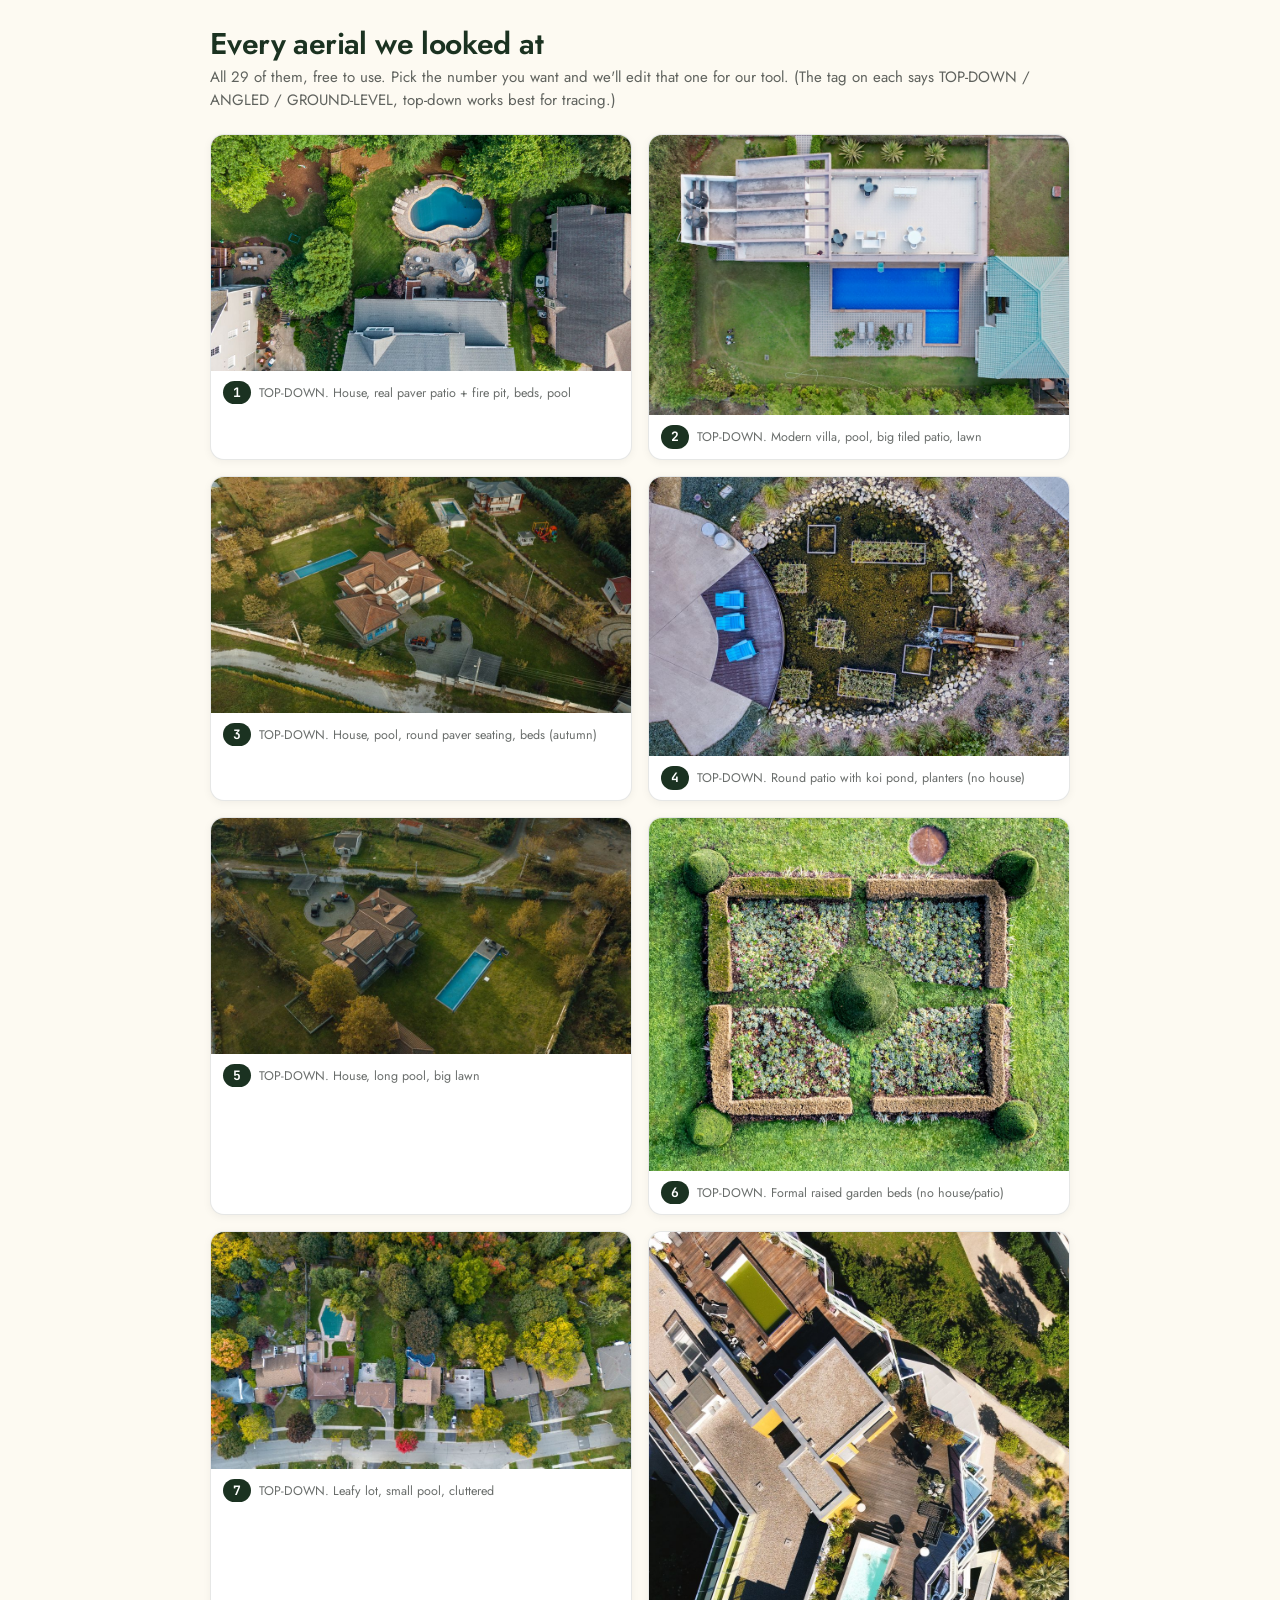
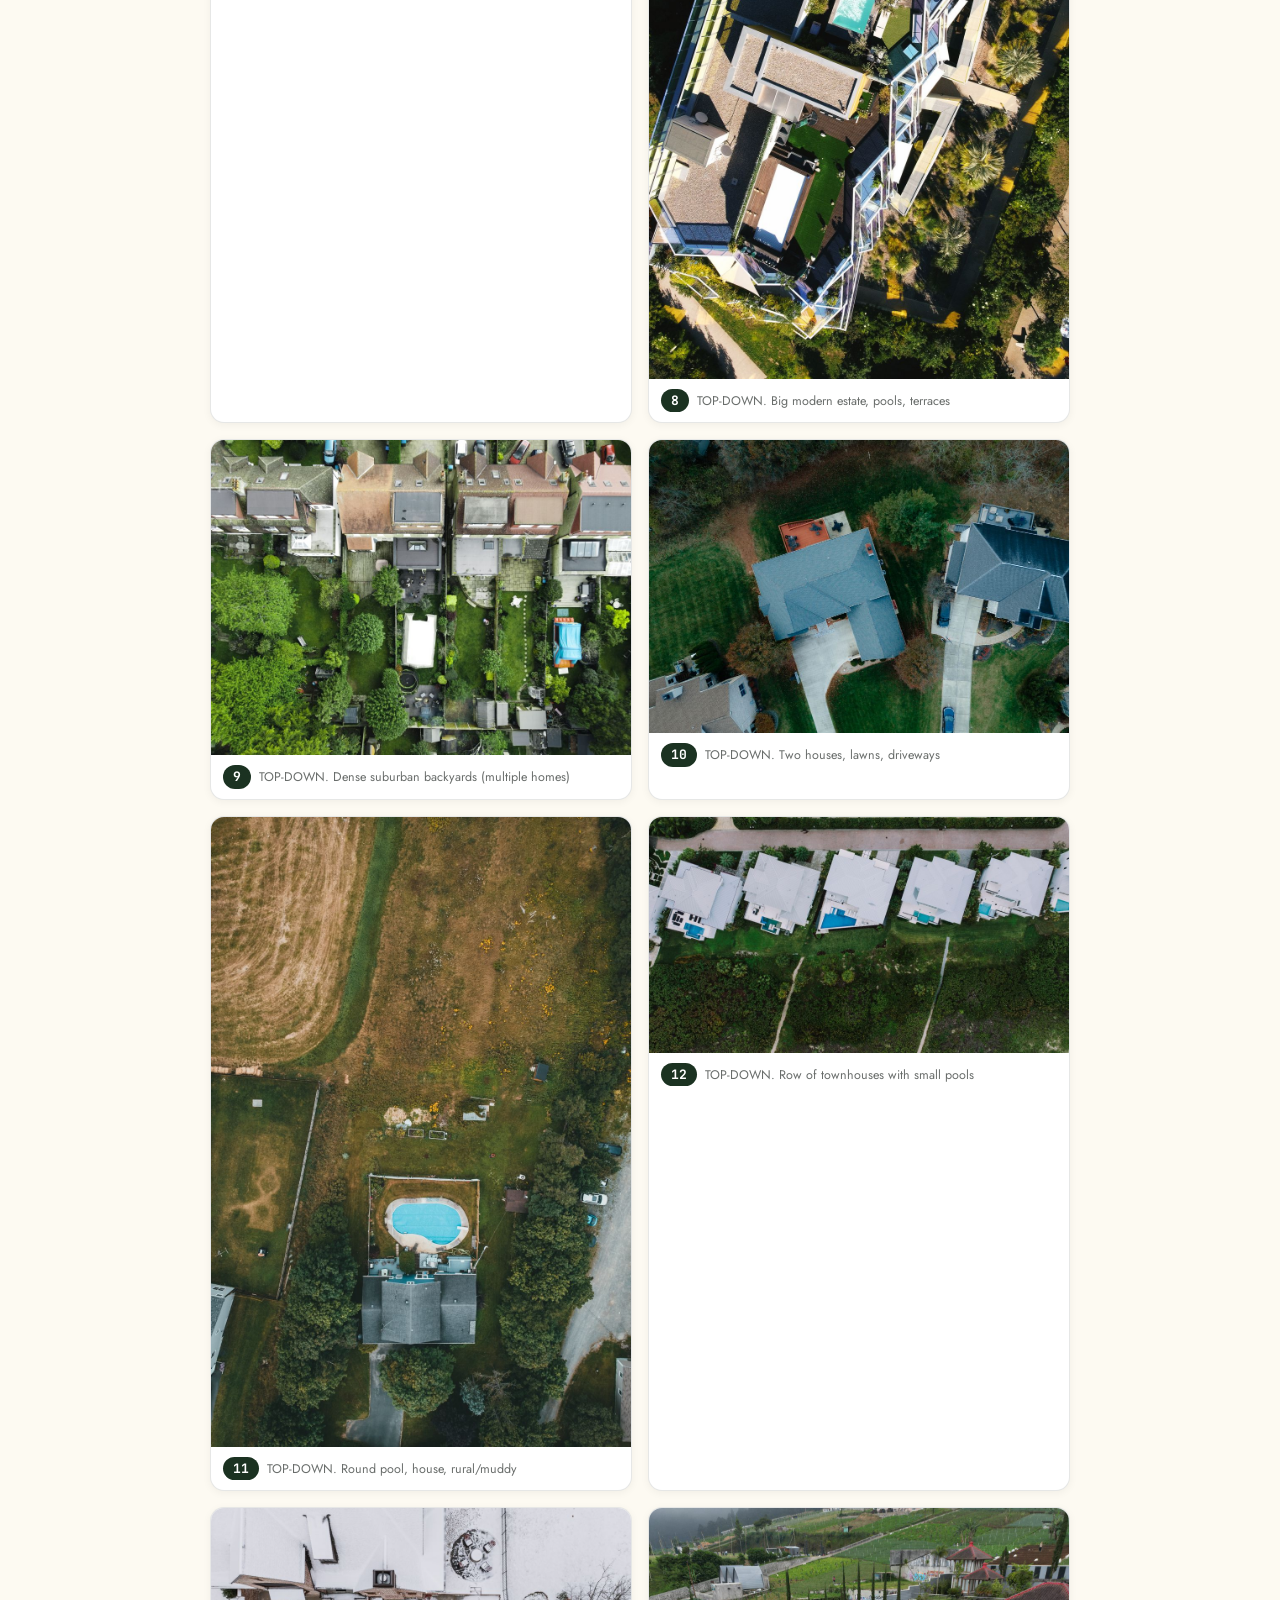
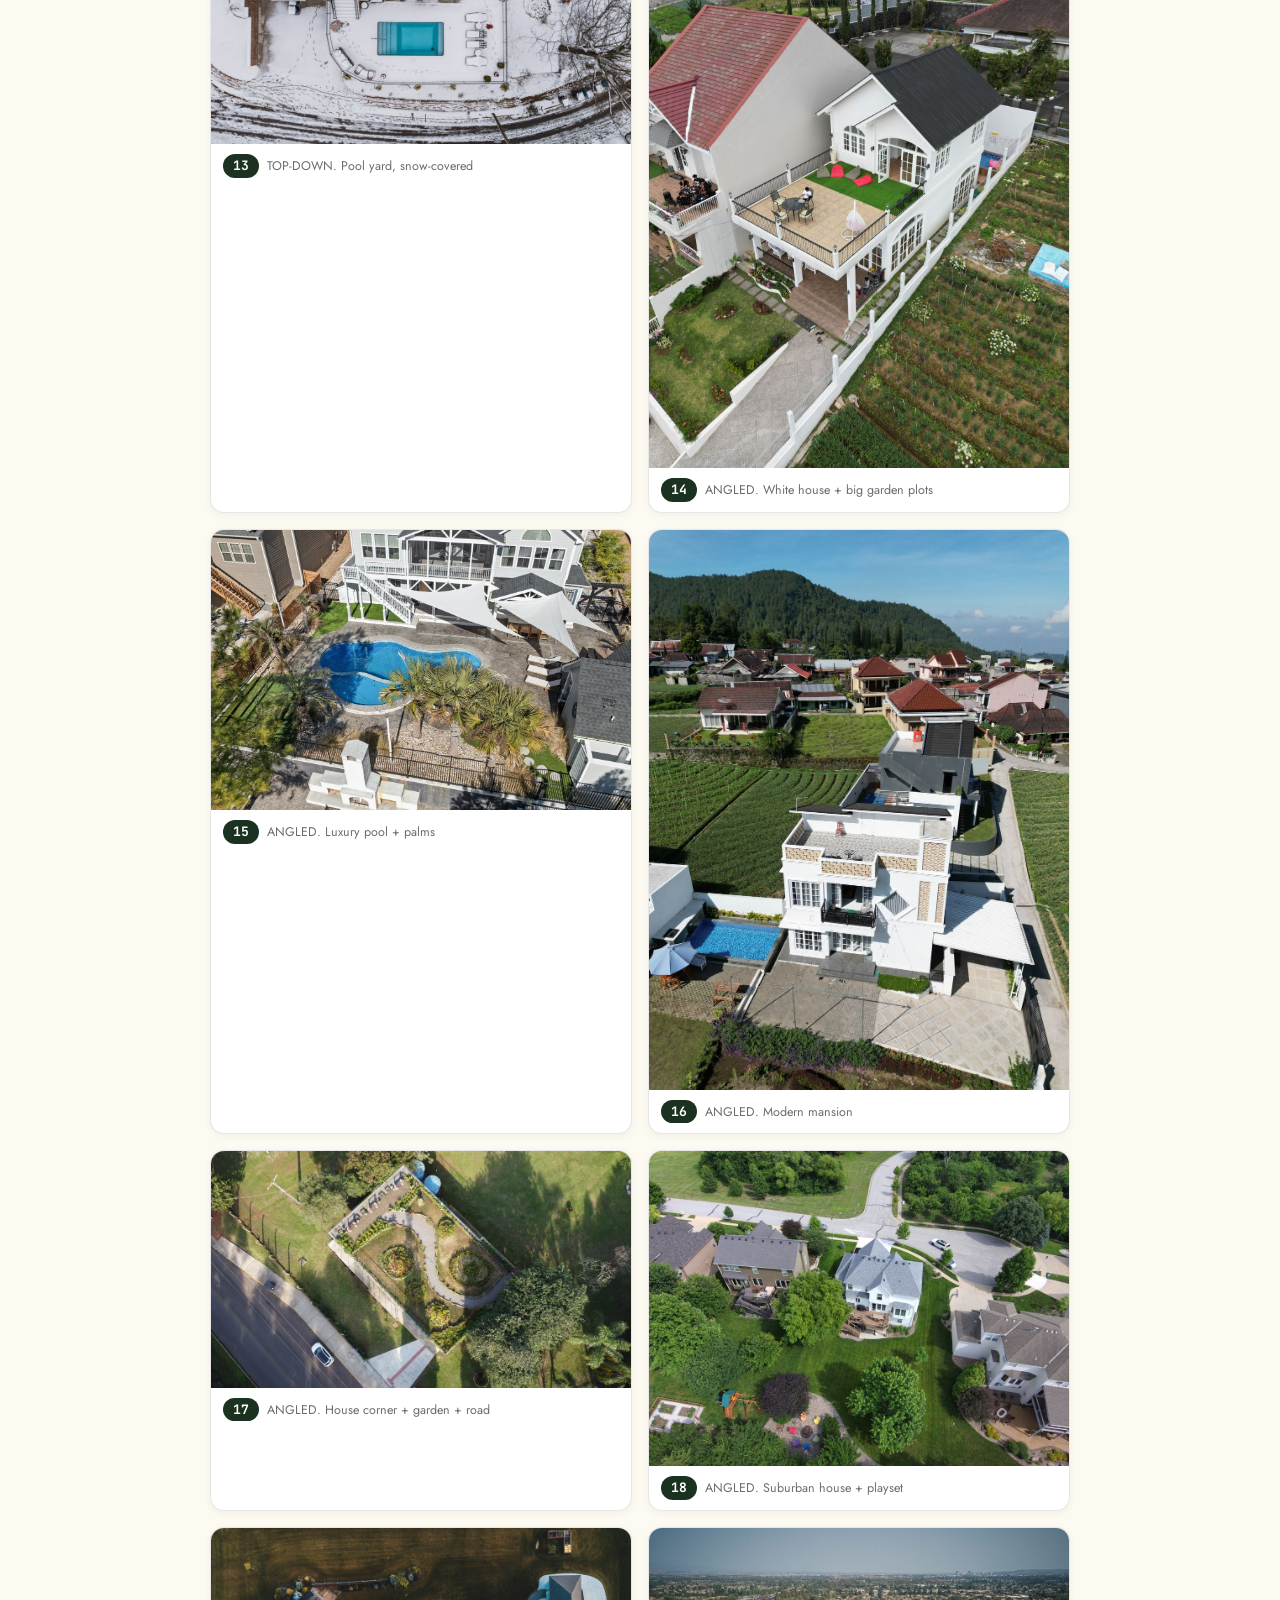
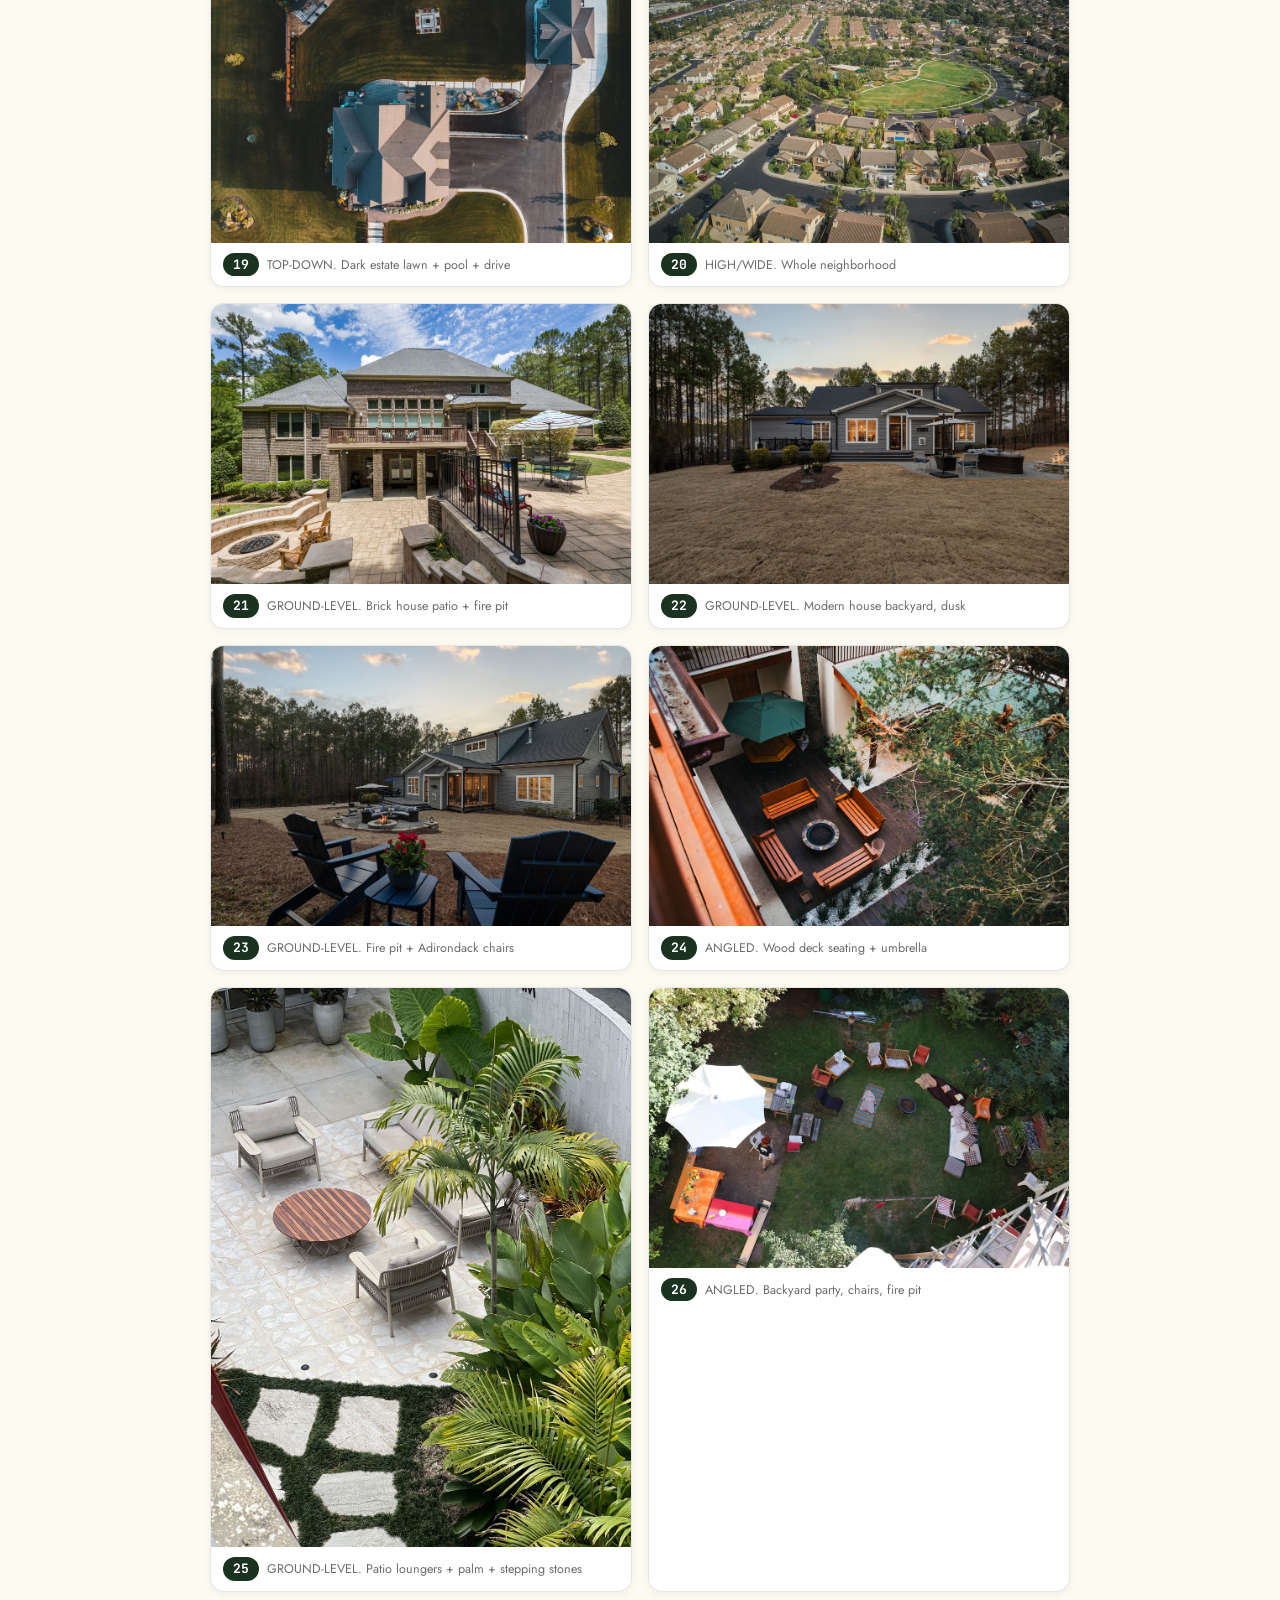
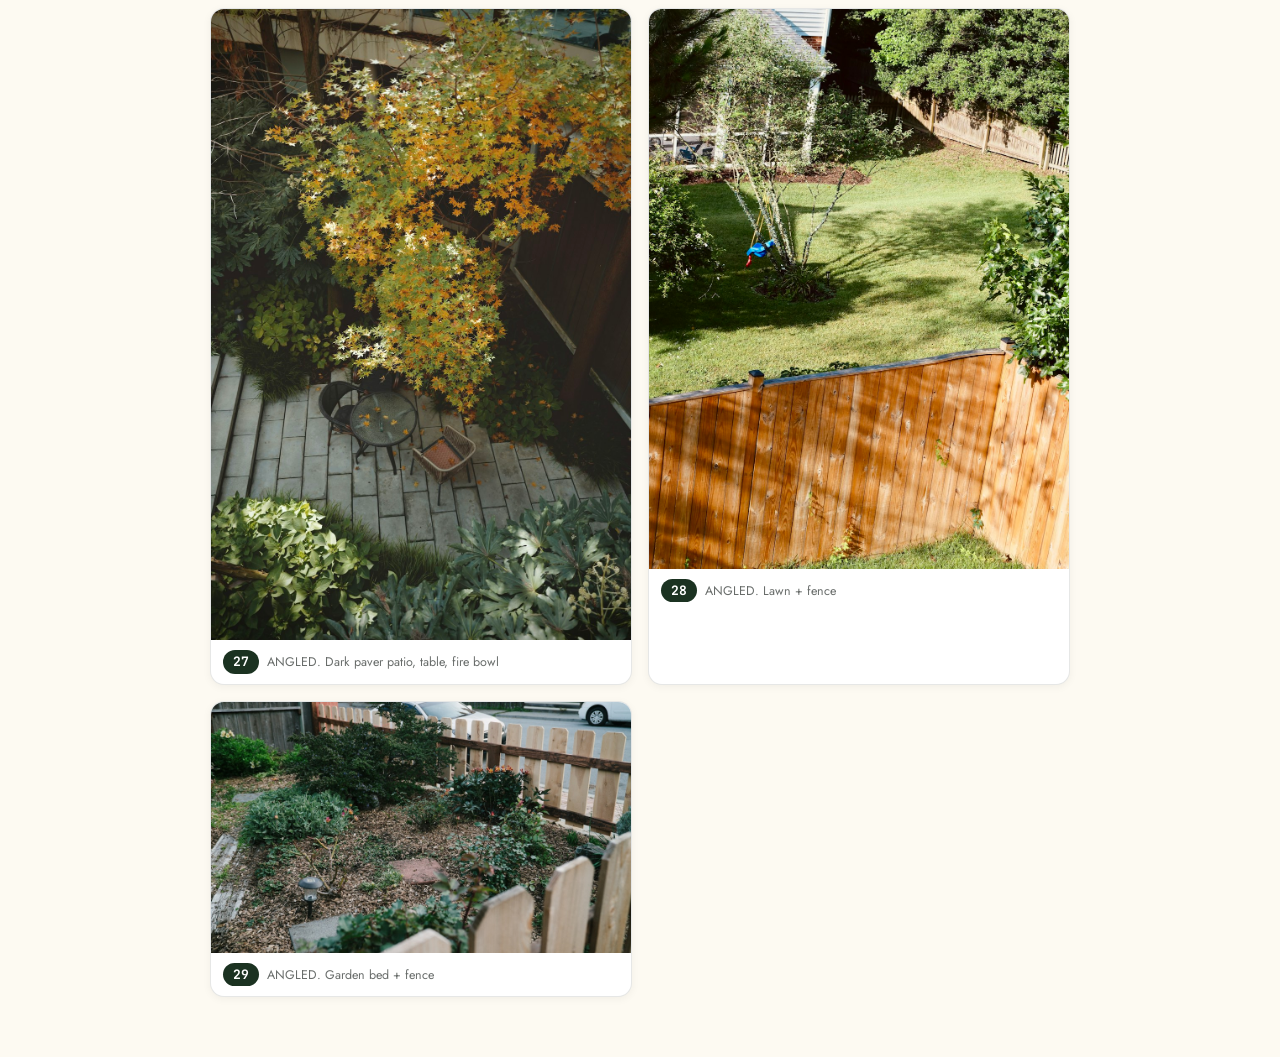
<file: website/aerial-all.html>
<!doctype html>
<html lang="en"><head><meta charset="utf-8"/>
<meta name="viewport" content="width=device-width,initial-scale=1"/>
<title>Every aerial we looked at</title>
<link rel="stylesheet" href="../styles.css"/>
<style>
 body{background:var(--sw-cream-warm,#f4efe4);color:#0d1410;font-family:var(--font-sans,system-ui,sans-serif);margin:0;padding:28px 14px 60px}
 .wrap{max-width:860px;margin:0 auto}
 h1{font-family:var(--font-display,Georgia,serif);font-weight:600;font-size:clamp(22px,5vw,30px);letter-spacing:-.02em;margin:0 0 6px;color:var(--sw-forest,#1b3221)}
 p.lead{color:rgba(13,20,16,.66);font-size:15px;line-height:1.55;margin:0 0 22px}
 .grid{display:grid;grid-template-columns:repeat(2,1fr);gap:16px}
 @media(max-width:640px){.grid{grid-template-columns:1fr}}
 .opt{background:#fff;border:1px solid rgba(13,20,16,.1);border-radius:14px;overflow:hidden;box-shadow:0 2px 8px rgba(0,0,0,.05)}
 .opt img{display:block;width:100%;height:auto}
 .bar{display:flex;align-items:baseline;gap:8px;padding:10px 12px}
 .num{font-family:var(--font-mono,ui-monospace,monospace);font-weight:700;font-size:13px;color:#fff;background:var(--sw-forest,#1b3221);border-radius:999px;padding:2px 10px;flex:0 0 auto}
 .note{color:rgba(13,20,16,.62);font-size:12.5px;line-height:1.35}
</style></head><body><div class="wrap">
 <h1>Every aerial we looked at</h1>
 <p class="lead">All 29 of them, free to use. Pick the number you want and we'll edit that one for our tool. (The tag on each says TOP-DOWN / ANGLED / GROUND-LEVEL, top-down works best for tracing.)</p>
 <div class="grid">
  <div class="opt"><img loading="lazy" src="../assets/aerials/all/01_12700523.jpg" alt="1"/><div class="bar"><span class="num">1</span><span class="note">TOP-DOWN. House, real paver patio + fire pit, beds, pool</span></div></div>
  <div class="opt"><img loading="lazy" src="../assets/aerials/all/02_u1711110065954.jpg" alt="2"/><div class="bar"><span class="num">2</span><span class="note">TOP-DOWN. Modern villa, pool, big tiled patio, lawn</span></div></div>
  <div class="opt"><img loading="lazy" src="../assets/aerials/all/03_19119707.jpg" alt="3"/><div class="bar"><span class="num">3</span><span class="note">TOP-DOWN. House, pool, round paver seating, beds (autumn)</span></div></div>
  <div class="opt"><img loading="lazy" src="../assets/aerials/all/04_10849311.jpg" alt="4"/><div class="bar"><span class="num">4</span><span class="note">TOP-DOWN. Round patio with koi pond, planters (no house)</span></div></div>
  <div class="opt"><img loading="lazy" src="../assets/aerials/all/05_19119701.jpg" alt="5"/><div class="bar"><span class="num">5</span><span class="note">TOP-DOWN. House, long pool, big lawn</span></div></div>
  <div class="opt"><img loading="lazy" src="../assets/aerials/all/06_u1729938825151.jpg" alt="6"/><div class="bar"><span class="num">6</span><span class="note">TOP-DOWN. Formal raised garden beds (no house/patio)</span></div></div>
  <div class="opt"><img loading="lazy" src="../assets/aerials/all/07_29300161.jpg" alt="7"/><div class="bar"><span class="num">7</span><span class="note">TOP-DOWN. Leafy lot, small pool, cluttered</span></div></div>
  <div class="opt"><img loading="lazy" src="../assets/aerials/all/08_24206191.jpg" alt="8"/><div class="bar"><span class="num">8</span><span class="note">TOP-DOWN. Big modern estate, pools, terraces</span></div></div>
  <div class="opt"><img loading="lazy" src="../assets/aerials/all/09_8076031.jpg" alt="9"/><div class="bar"><span class="num">9</span><span class="note">TOP-DOWN. Dense suburban backyards (multiple homes)</span></div></div>
  <div class="opt"><img loading="lazy" src="../assets/aerials/all/10_19640443.jpg" alt="10"/><div class="bar"><span class="num">10</span><span class="note">TOP-DOWN. Two houses, lawns, driveways</span></div></div>
  <div class="opt"><img loading="lazy" src="../assets/aerials/all/11_9146389.jpg" alt="11"/><div class="bar"><span class="num">11</span><span class="note">TOP-DOWN. Round pool, house, rural/muddy</span></div></div>
  <div class="opt"><img loading="lazy" src="../assets/aerials/all/12_30018116.jpg" alt="12"/><div class="bar"><span class="num">12</span><span class="note">TOP-DOWN. Row of townhouses with small pools</span></div></div>
  <div class="opt"><img loading="lazy" src="../assets/aerials/all/13_30460822.jpg" alt="13"/><div class="bar"><span class="num">13</span><span class="note">TOP-DOWN. Pool yard, snow-covered</span></div></div>
  <div class="opt"><img loading="lazy" src="../assets/aerials/all/14_34438781.jpg" alt="14"/><div class="bar"><span class="num">14</span><span class="note">ANGLED. White house + big garden plots</span></div></div>
  <div class="opt"><img loading="lazy" src="../assets/aerials/all/15_36777962.jpg" alt="15"/><div class="bar"><span class="num">15</span><span class="note">ANGLED. Luxury pool + palms</span></div></div>
  <div class="opt"><img loading="lazy" src="../assets/aerials/all/16_33976205.jpg" alt="16"/><div class="bar"><span class="num">16</span><span class="note">ANGLED. Modern mansion</span></div></div>
  <div class="opt"><img loading="lazy" src="../assets/aerials/all/17_15176248.jpg" alt="17"/><div class="bar"><span class="num">17</span><span class="note">ANGLED. House corner + garden + road</span></div></div>
  <div class="opt"><img loading="lazy" src="../assets/aerials/all/18_38211760.jpg" alt="18"/><div class="bar"><span class="num">18</span><span class="note">ANGLED. Suburban house + playset</span></div></div>
  <div class="opt"><img loading="lazy" src="../assets/aerials/all/19_9203785.jpg" alt="19"/><div class="bar"><span class="num">19</span><span class="note">TOP-DOWN. Dark estate lawn + pool + drive</span></div></div>
  <div class="opt"><img loading="lazy" src="../assets/aerials/all/20_9716228.jpg" alt="20"/><div class="bar"><span class="num">20</span><span class="note">HIGH/WIDE. Whole neighborhood</span></div></div>
  <div class="opt"><img loading="lazy" src="../assets/aerials/all/21_8583822.jpg" alt="21"/><div class="bar"><span class="num">21</span><span class="note">GROUND-LEVEL. Brick house patio + fire pit</span></div></div>
  <div class="opt"><img loading="lazy" src="../assets/aerials/all/22_36777968.jpg" alt="22"/><div class="bar"><span class="num">22</span><span class="note">GROUND-LEVEL. Modern house backyard, dusk</span></div></div>
  <div class="opt"><img loading="lazy" src="../assets/aerials/all/23_36777969.jpg" alt="23"/><div class="bar"><span class="num">23</span><span class="note">GROUND-LEVEL. Fire pit + Adirondack chairs</span></div></div>
  <div class="opt"><img loading="lazy" src="../assets/aerials/all/24_13872651.jpg" alt="24"/><div class="bar"><span class="num">24</span><span class="note">ANGLED. Wood deck seating + umbrella</span></div></div>
  <div class="opt"><img loading="lazy" src="../assets/aerials/all/25_37897813.jpg" alt="25"/><div class="bar"><span class="num">25</span><span class="note">GROUND-LEVEL. Patio loungers + palm + stepping stones</span></div></div>
  <div class="opt"><img loading="lazy" src="../assets/aerials/all/26_u1781809419695.jpg" alt="26"/><div class="bar"><span class="num">26</span><span class="note">ANGLED. Backyard party, chairs, fire pit</span></div></div>
  <div class="opt"><img loading="lazy" src="../assets/aerials/all/27_u1763220351706.jpg" alt="27"/><div class="bar"><span class="num">27</span><span class="note">ANGLED. Dark paver patio, table, fire bowl</span></div></div>
  <div class="opt"><img loading="lazy" src="../assets/aerials/all/28_u1784593149239.jpg" alt="28"/><div class="bar"><span class="num">28</span><span class="note">ANGLED. Lawn + fence</span></div></div>
  <div class="opt"><img loading="lazy" src="../assets/aerials/all/29_u1766189790526.jpg" alt="29"/><div class="bar"><span class="num">29</span><span class="note">ANGLED. Garden bed + fence</span></div></div>
 </div>
</div></body></html>
</file>
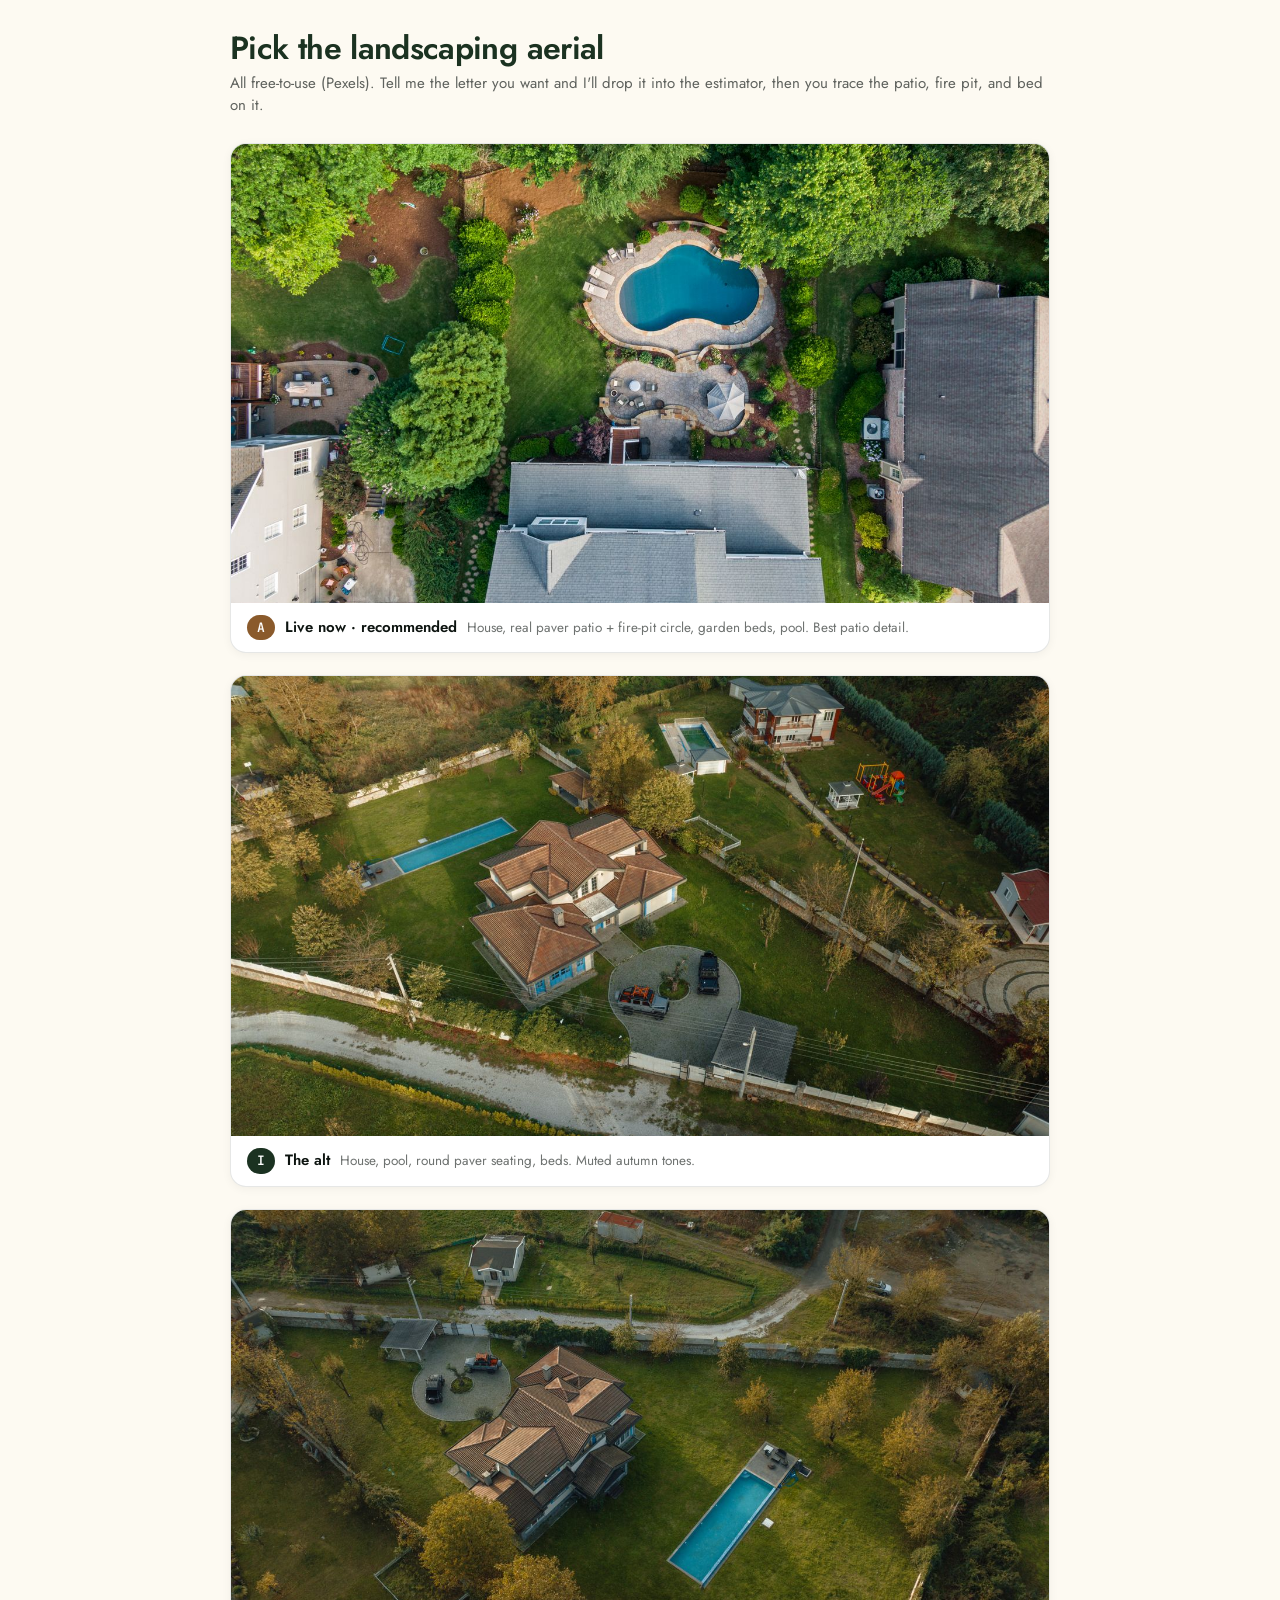
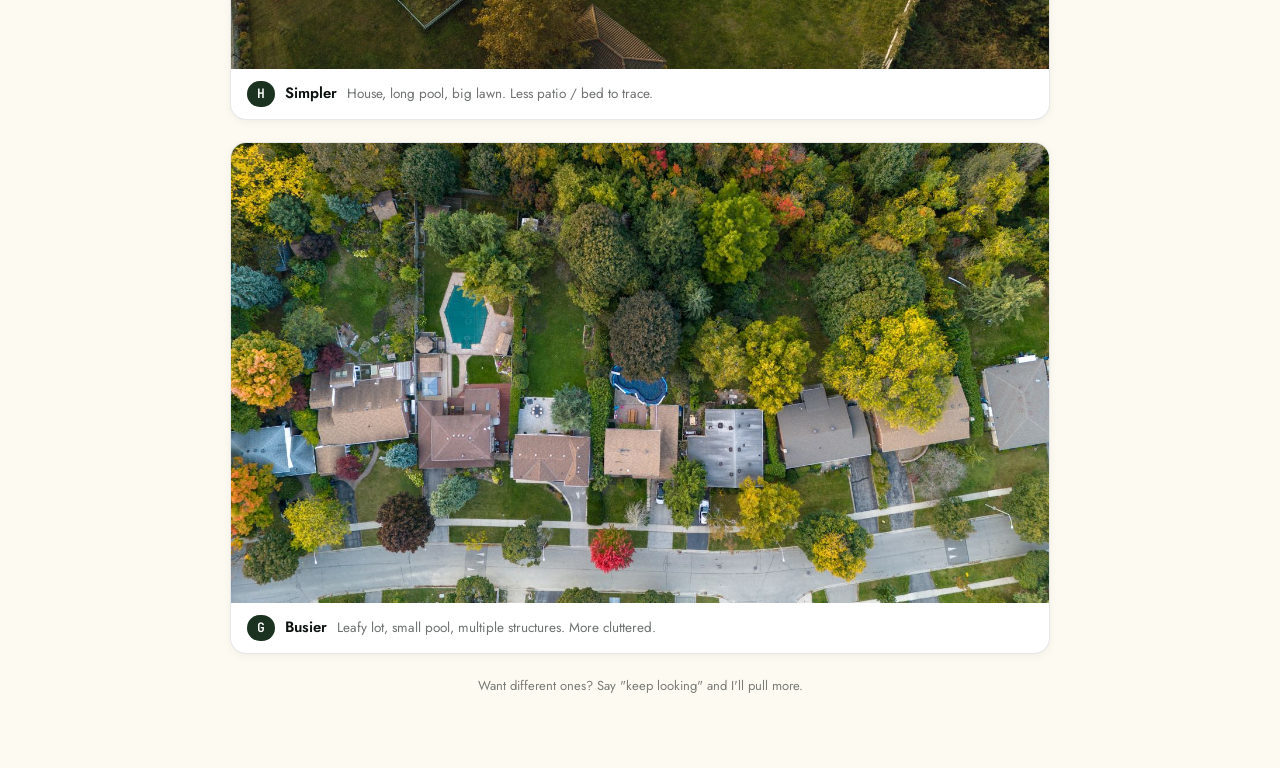
<file: website/aerial-options.html>
<!doctype html>
<html lang="en">
<head>
<meta charset="utf-8"/>
<meta name="viewport" content="width=device-width,initial-scale=1"/>
<title>Pick the landscaping aerial</title>
<link rel="stylesheet" href="../styles.css"/>
<style>
  body{ background:var(--sw-cream-warm,#f4efe4); color:#0d1410; font-family:var(--font-sans,system-ui,sans-serif); margin:0; padding:32px 18px 60px; }
  .wrap{ max-width:820px; margin:0 auto; }
  h1{ font-family:var(--font-display,Georgia,serif); font-weight:600; font-size:clamp(24px,5vw,32px); letter-spacing:-0.02em; margin:0 0 6px; color:var(--sw-forest,#1b3221); }
  p.lead{ color:rgba(13,20,16,.66); font-size:15px; line-height:1.5; margin:0 0 26px; }
  .opt{ background:#fff; border:1px solid rgba(13,20,16,.1); border-radius:16px; overflow:hidden; margin-bottom:22px; box-shadow:0 2px 10px rgba(0,0,0,.05); }
  .opt img{ display:block; width:100%; height:auto; }
  .bar{ display:flex; align-items:baseline; gap:10px; padding:12px 16px; }
  .tag{ font-family:var(--font-mono,ui-monospace,monospace); font-weight:600; font-size:13px; color:#fff; background:var(--sw-forest,#1b3221); border-radius:999px; padding:3px 10px; }
  .tag.pick{ background:#8a5a2b; }
  .name{ font-weight:600; font-size:15px; }
  .note{ color:rgba(13,20,16,.6); font-size:13.5px; }
  .foot{ color:rgba(13,20,16,.55); font-size:13px; text-align:center; margin-top:10px; }
</style>
</head>
<body>
<div class="wrap">
  <h1>Pick the landscaping aerial</h1>
  <p class="lead">All free-to-use (Pexels). Tell me the letter you want and I'll drop it into the estimator, then you trace the patio, fire pit, and bed on it.</p>

  <div class="opt">
    <img src="../assets/aerials/options/12700523.jpg" alt="Option A"/>
    <div class="bar"><span class="tag pick">A</span><span class="name">Live now &middot; recommended</span><span class="note">House, real paver patio + fire-pit circle, garden beds, pool. Best patio detail.</span></div>
  </div>

  <div class="opt">
    <img src="../assets/aerials/options/19119707.jpg" alt="Option I"/>
    <div class="bar"><span class="tag">I</span><span class="name">The alt</span><span class="note">House, pool, round paver seating, beds. Muted autumn tones.</span></div>
  </div>

  <div class="opt">
    <img src="../assets/aerials/options/19119701.jpg" alt="Option H"/>
    <div class="bar"><span class="tag">H</span><span class="name">Simpler</span><span class="note">House, long pool, big lawn. Less patio / bed to trace.</span></div>
  </div>

  <div class="opt">
    <img src="../assets/aerials/options/29300161.jpg" alt="Option G"/>
    <div class="bar"><span class="tag">G</span><span class="name">Busier</span><span class="note">Leafy lot, small pool, multiple structures. More cluttered.</span></div>
  </div>

  <p class="foot">Want different ones? Say "keep looking" and I'll pull more.</p>
</div>
</body>
</html>
</file>
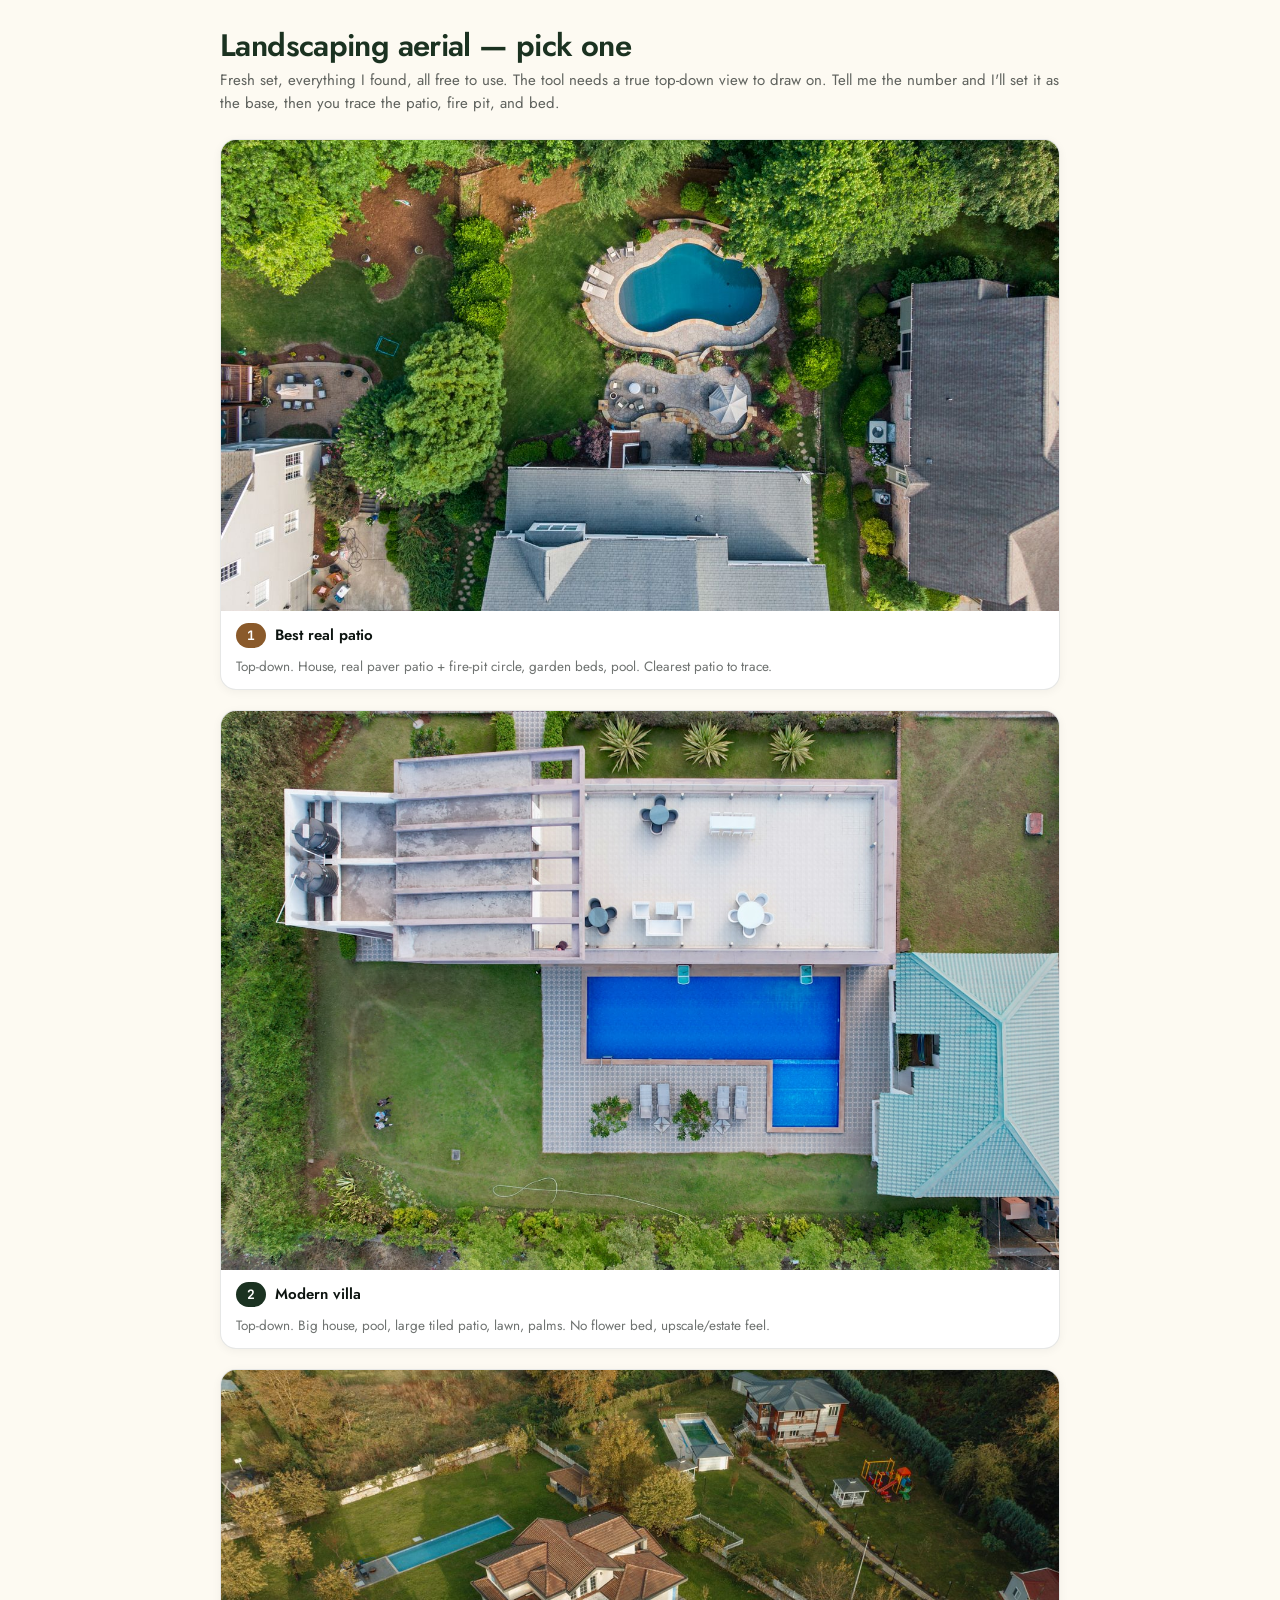
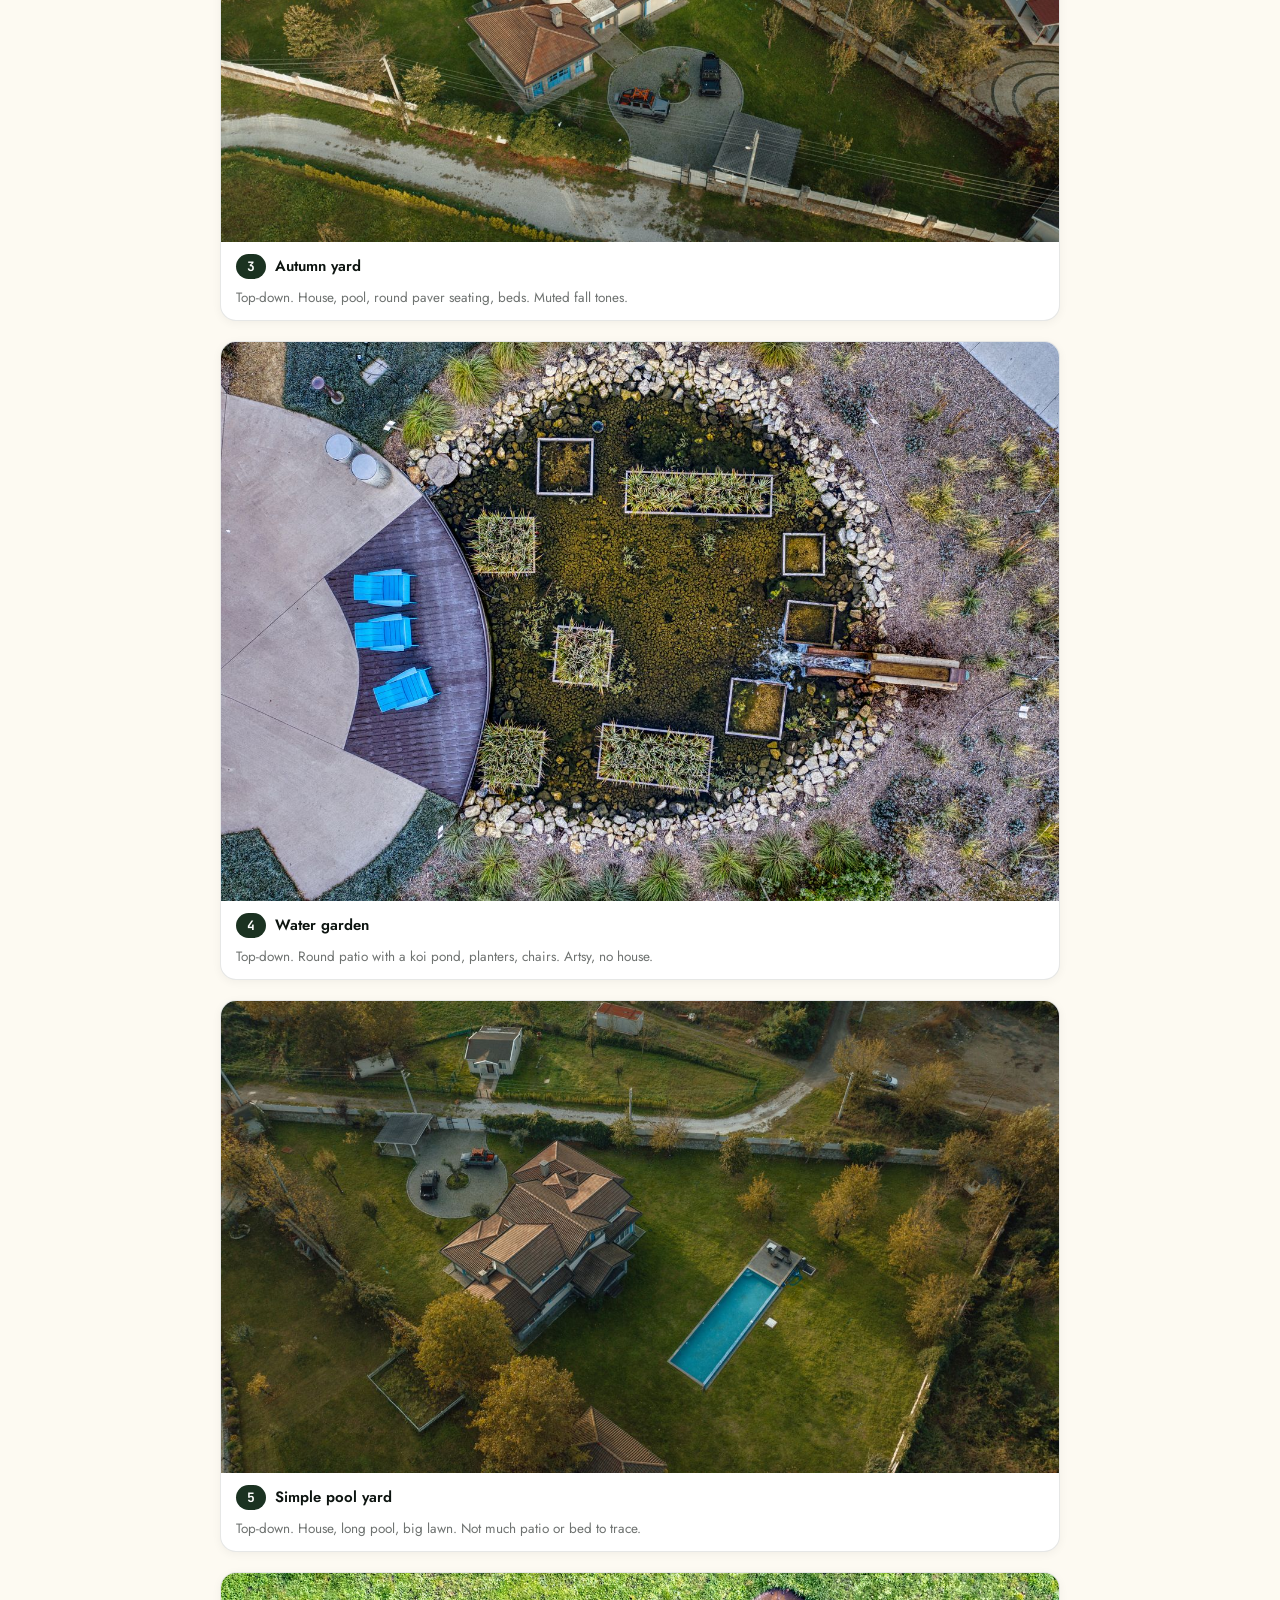
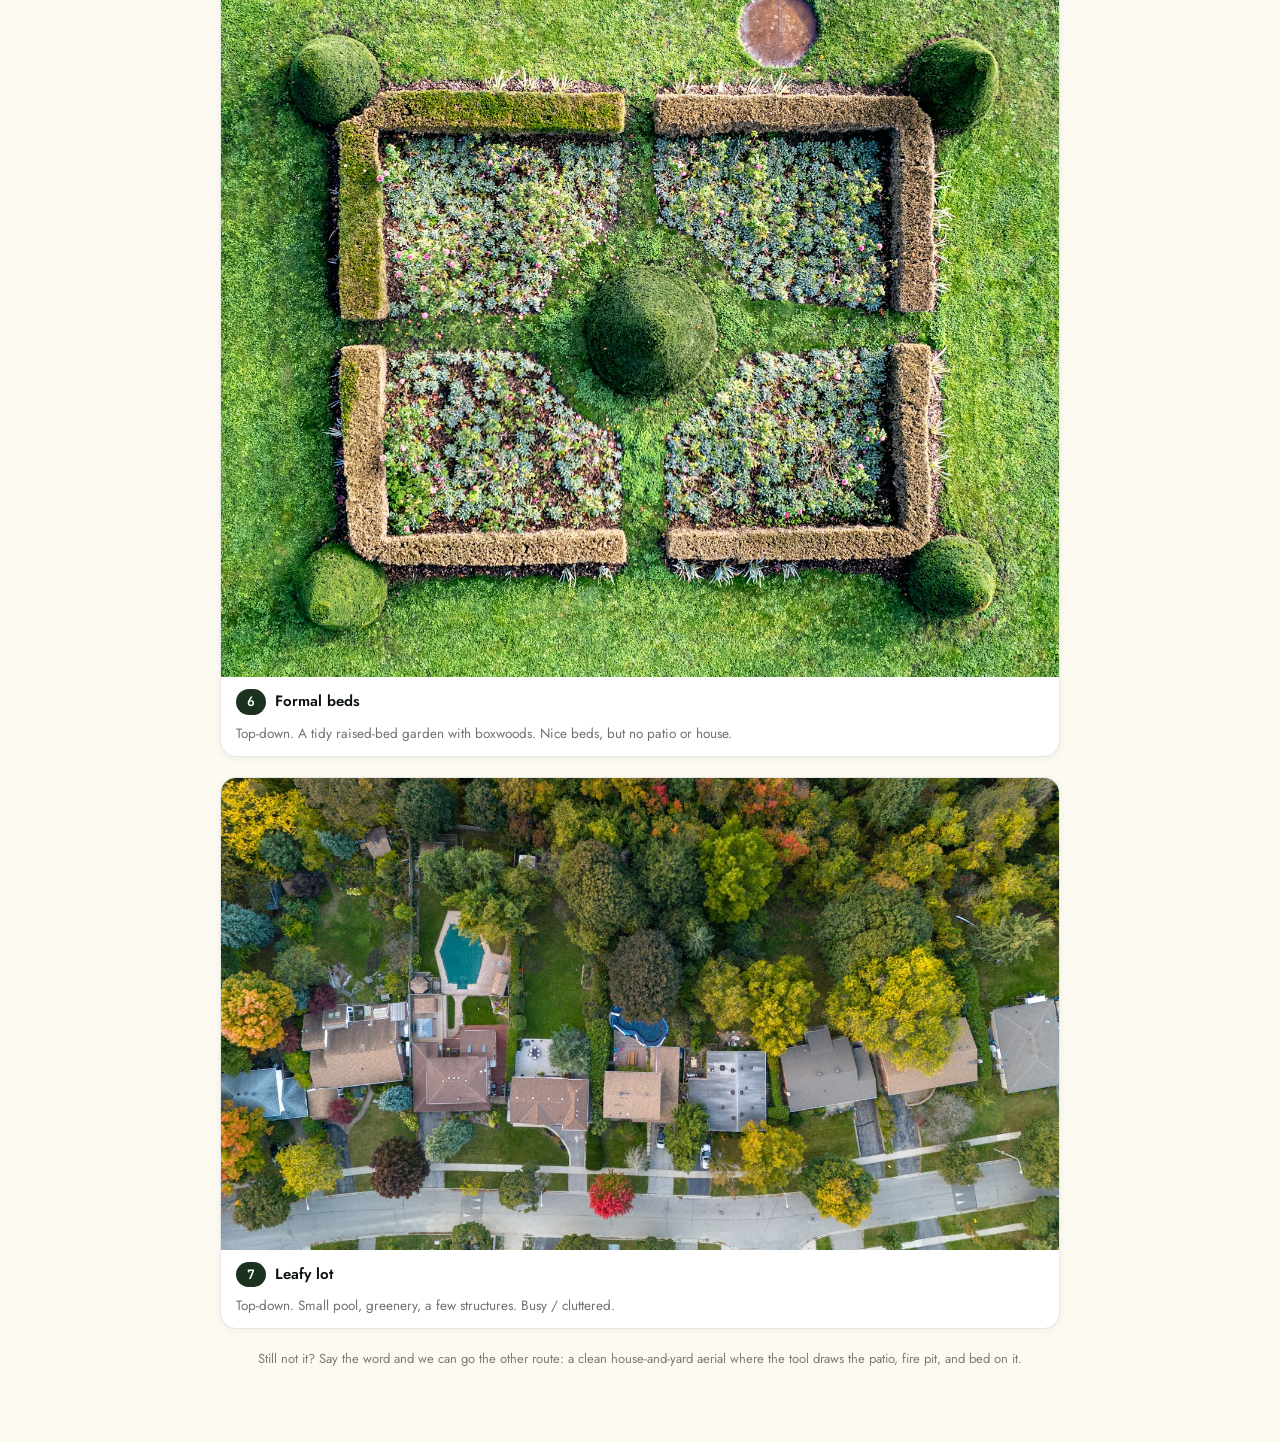
<file: website/aerial-picks.html>
<!doctype html>
<html lang="en">
<head>
<meta charset="utf-8"/>
<meta name="viewport" content="width=device-width,initial-scale=1"/>
<title>Landscaping aerial — pick one</title>
<link rel="stylesheet" href="../styles.css"/>
<style>
  body{ background:var(--sw-cream-warm,#f4efe4); color:#0d1410; font-family:var(--font-sans,system-ui,sans-serif); margin:0; padding:30px 16px 60px; }
  .wrap{ max-width:840px; margin:0 auto; }
  h1{ font-family:var(--font-display,Georgia,serif); font-weight:600; font-size:clamp(23px,5vw,31px); letter-spacing:-0.02em; margin:0 0 6px; color:var(--sw-forest,#1b3221); }
  p.lead{ color:rgba(13,20,16,.66); font-size:15px; line-height:1.55; margin:0 0 24px; }
  .opt{ background:#fff; border:1px solid rgba(13,20,16,.1); border-radius:16px; overflow:hidden; margin-bottom:20px; box-shadow:0 2px 10px rgba(0,0,0,.05); }
  .opt img{ display:block; width:100%; height:auto; }
  .bar{ display:flex; align-items:baseline; gap:9px; padding:12px 15px; flex-wrap:wrap; }
  .num{ font-family:var(--font-mono,ui-monospace,monospace); font-weight:700; font-size:13px; color:#fff; background:var(--sw-forest,#1b3221); border-radius:999px; padding:3px 11px; }
  .num.best{ background:#8a5a2b; }
  .name{ font-weight:600; font-size:15px; }
  .note{ color:rgba(13,20,16,.6); font-size:13.5px; flex:1 1 100%; }
  .foot{ color:rgba(13,20,16,.55); font-size:13px; text-align:center; margin-top:8px; line-height:1.5; }
</style>
</head>
<body>
<div class="wrap">
  <h1>Landscaping aerial — pick one</h1>
  <p class="lead">Fresh set, everything I found, all free to use. The tool needs a true top-down view to draw on. Tell me the number and I'll set it as the base, then you trace the patio, fire pit, and bed.</p>

  <div class="opt">
    <img src="../assets/aerials/options/12700523.jpg" alt="Option 1"/>
    <div class="bar"><span class="num best">1</span><span class="name">Best real patio</span><span class="note">Top-down. House, real paver patio + fire-pit circle, garden beds, pool. Clearest patio to trace.</span></div>
  </div>

  <div class="opt">
    <img src="../assets/aerials/options/u1711110065954.jpg" alt="Option 2"/>
    <div class="bar"><span class="num">2</span><span class="name">Modern villa</span><span class="note">Top-down. Big house, pool, large tiled patio, lawn, palms. No flower bed, upscale/estate feel.</span></div>
  </div>

  <div class="opt">
    <img src="../assets/aerials/options/19119707.jpg" alt="Option 3"/>
    <div class="bar"><span class="num">3</span><span class="name">Autumn yard</span><span class="note">Top-down. House, pool, round paver seating, beds. Muted fall tones.</span></div>
  </div>

  <div class="opt">
    <img src="../assets/aerials/options/10849311.jpg" alt="Option 4"/>
    <div class="bar"><span class="num">4</span><span class="name">Water garden</span><span class="note">Top-down. Round patio with a koi pond, planters, chairs. Artsy, no house.</span></div>
  </div>

  <div class="opt">
    <img src="../assets/aerials/options/19119701.jpg" alt="Option 5"/>
    <div class="bar"><span class="num">5</span><span class="name">Simple pool yard</span><span class="note">Top-down. House, long pool, big lawn. Not much patio or bed to trace.</span></div>
  </div>

  <div class="opt">
    <img src="../assets/aerials/options/u1729938825151.jpg" alt="Option 6"/>
    <div class="bar"><span class="num">6</span><span class="name">Formal beds</span><span class="note">Top-down. A tidy raised-bed garden with boxwoods. Nice beds, but no patio or house.</span></div>
  </div>

  <div class="opt">
    <img src="../assets/aerials/options/29300161.jpg" alt="Option 7"/>
    <div class="bar"><span class="num">7</span><span class="name">Leafy lot</span><span class="note">Top-down. Small pool, greenery, a few structures. Busy / cluttered.</span></div>
  </div>

  <p class="foot">Still not it? Say the word and we can go the other route: a clean house-and-yard aerial where the tool draws the patio, fire pit, and bed on it.</p>
</div>
</body>
</html>
</file>
<file: styles.css>
/* Stockwell Media Co — global CSS entry point. */
@import url('colors_and_type.css');
</file>
